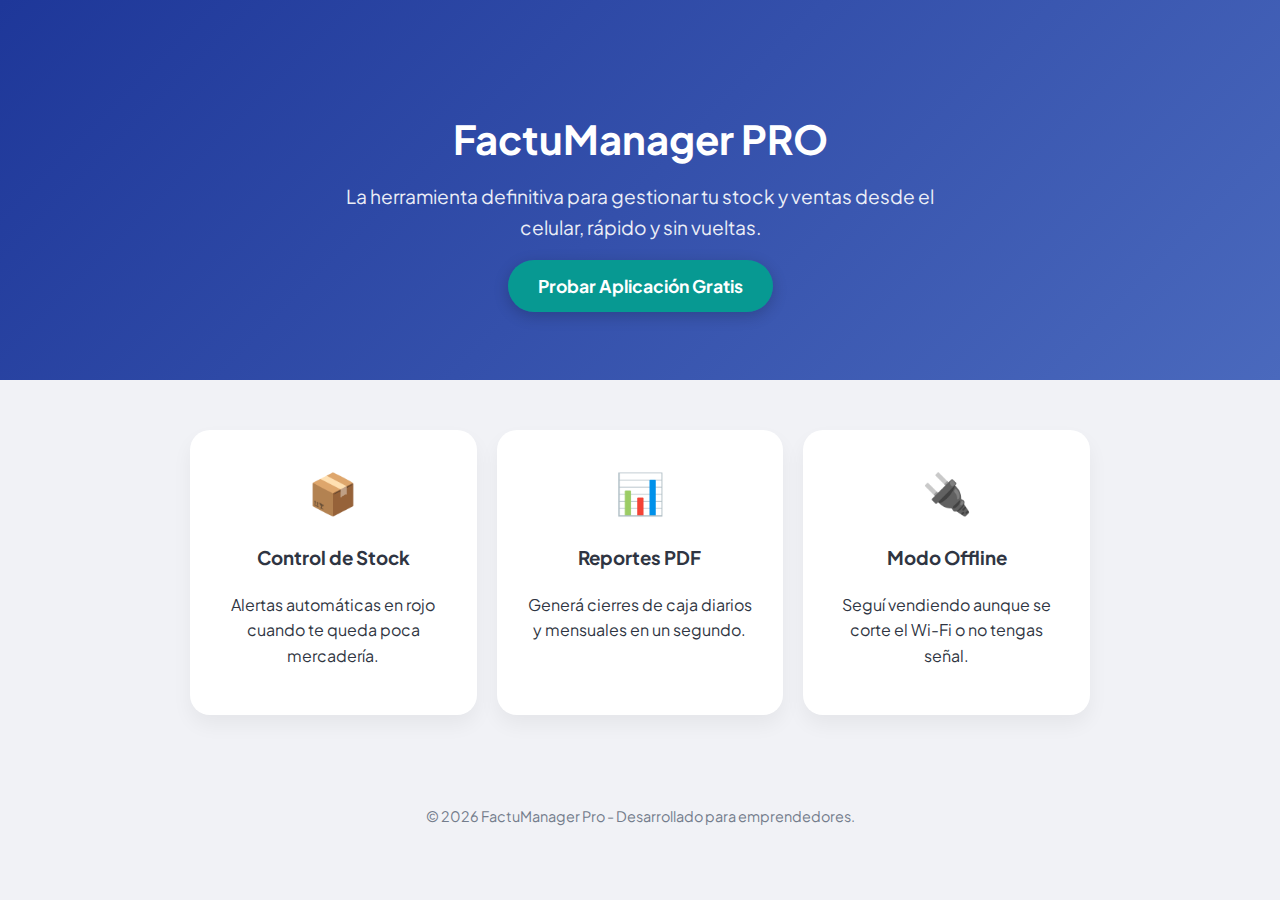
<file: landing.html>
<!DOCTYPE html>
<html lang="es">
<head>
    <meta charset="UTF-8">
    <meta name="viewport" content="width=device-width, initial-scale=1.0">
    <title>FactuManager Pro - Controlá tu negocio</title>
    <link href="https://fonts.googleapis.com/css2?family=Plus+Jakarta+Sans:wght@400;700&display=swap" rel="stylesheet">
    <style>
        body { font-family: 'Plus Jakarta Sans', sans-serif; margin: 0; background: #f1f2f6; color: #2f3542; line-height: 1.6; }
        .hero { background: linear-gradient(135deg, #1e3799 0%, #4a69bd 100%); color: white; padding: 80px 20px; text-align: center; }
        .hero h1 { font-size: 2.5rem; margin-bottom: 10px; }
        .hero p { font-size: 1.2rem; opacity: 0.9; max-width: 600px; margin: 0 auto 30px; }
        .btn-download { background: #079992; color: white; padding: 15px 30px; text-decoration: none; border-radius: 30px; font-weight: bold; font-size: 1.1rem; box-shadow: 0 4px 15px rgba(0,0,0,0.2); transition: 0.3s; }
        .btn-download:hover { transform: translateY(-3px); background: #0b8d87; }
        .features { padding: 50px 20px; max-width: 900px; margin: auto; display: grid; grid-template-columns: repeat(auto-fit, minmax(250px, 1fr)); gap: 20px; }
        .feat-card { background: white; padding: 30px; border-radius: 20px; text-align: center; box-shadow: 0 10px 20px rgba(0,0,0,0.05); }
        .feat-card span { font-size: 2.5rem; }
        .footer { text-align: center; padding: 40px; color: #747d8c; font-size: 0.9rem; }
    </style>
</head>
<body>

    <section class="hero">
        <h1>FactuManager <span>PRO</span></h1>
        <p>La herramienta definitiva para gestionar tu stock y ventas desde el celular, rápido y sin vueltas.</p>
        <a href="https://pablitoenpunga.github.io/apcel/" class="btn-download">Probar Aplicación Gratis</a>
    </section>

    <div class="features">
        <div class="feat-card">
            <span>📦</span>
            <h3>Control de Stock</h3>
            <p>Alertas automáticas en rojo cuando te queda poca mercadería.</p>
        </div>
        <div class="feat-card">
            <span>📊</span>
            <h3>Reportes PDF</h3>
            <p>Generá cierres de caja diarios y mensuales en un segundo.</p>
        </div>
        <div class="feat-card">
            <span>🔌</span>
            <h3>Modo Offline</h3>
            <p>Seguí vendiendo aunque se corte el Wi-Fi o no tengas señal.</p>
        </div>
    </div>

    

    <footer class="footer">
        © 2026 FactuManager Pro - Desarrollado para emprendedores.
    </footer>

</body>
</html>
</file>
